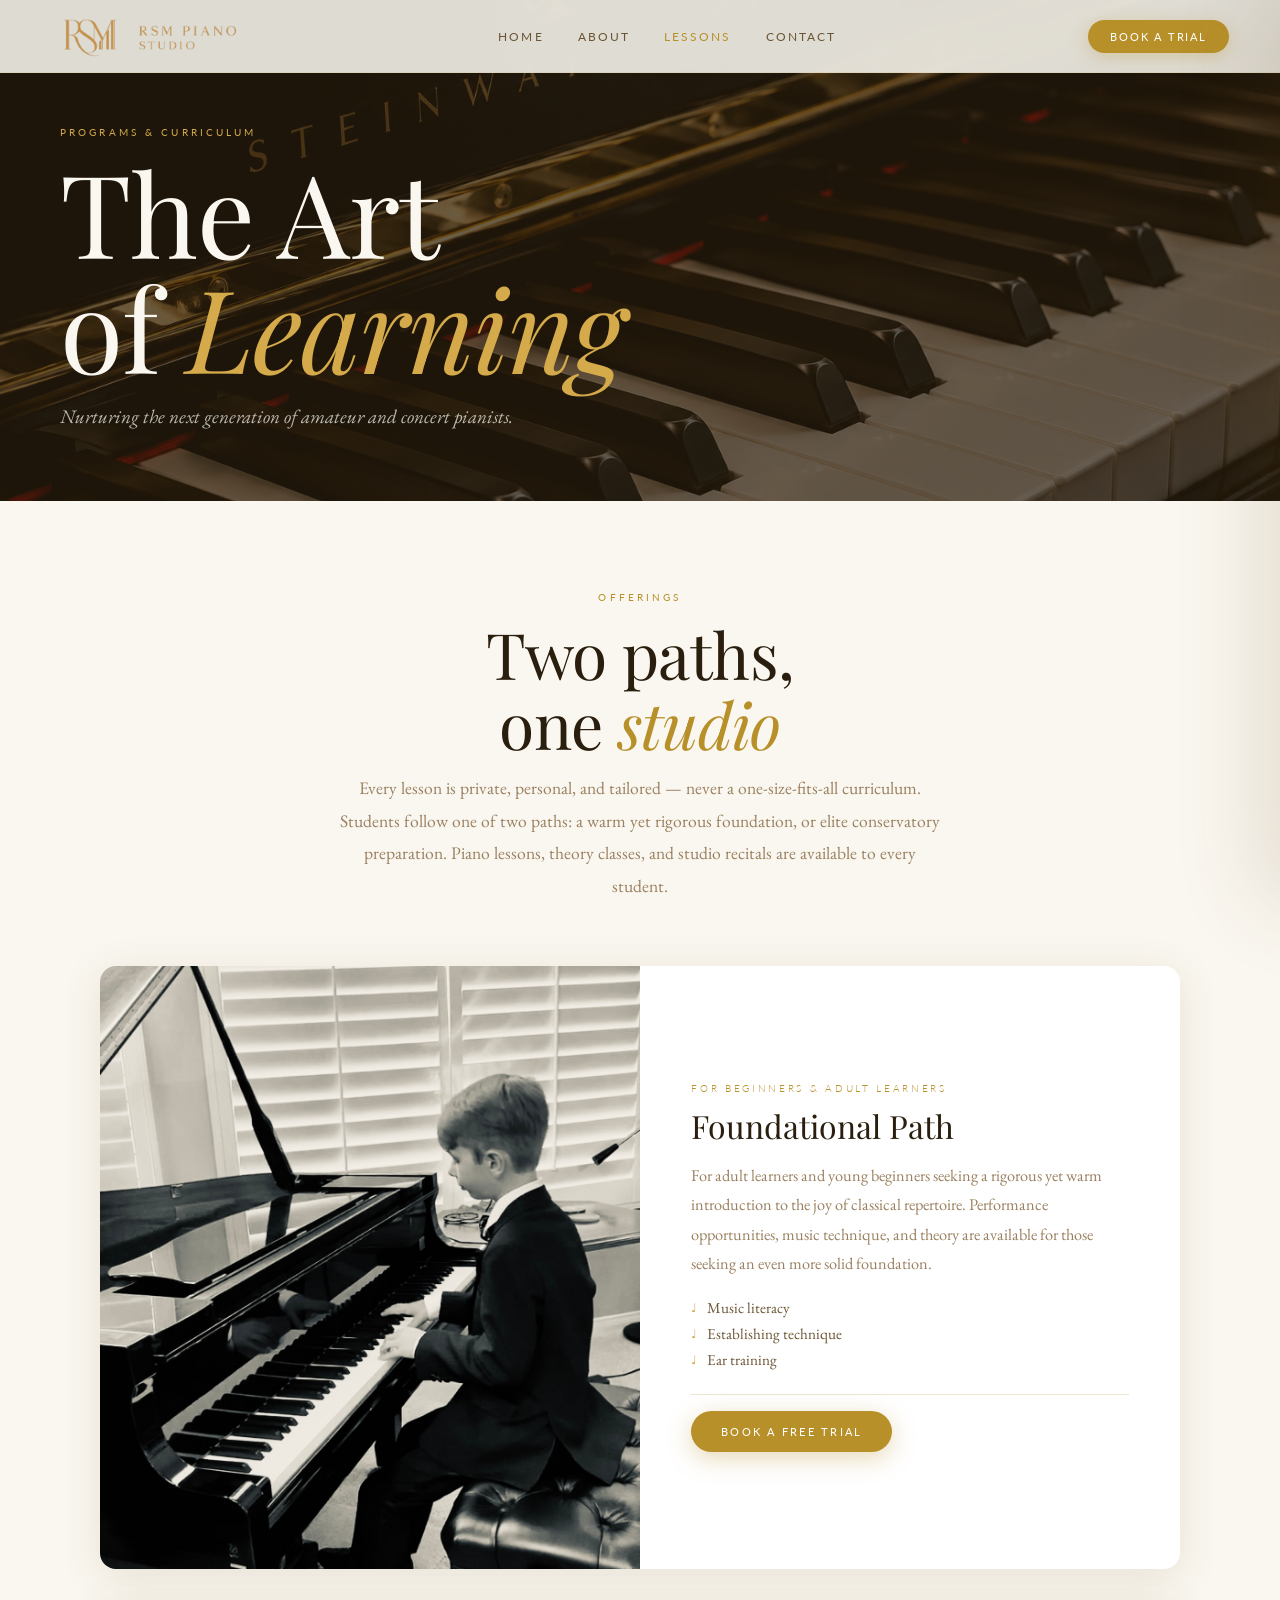
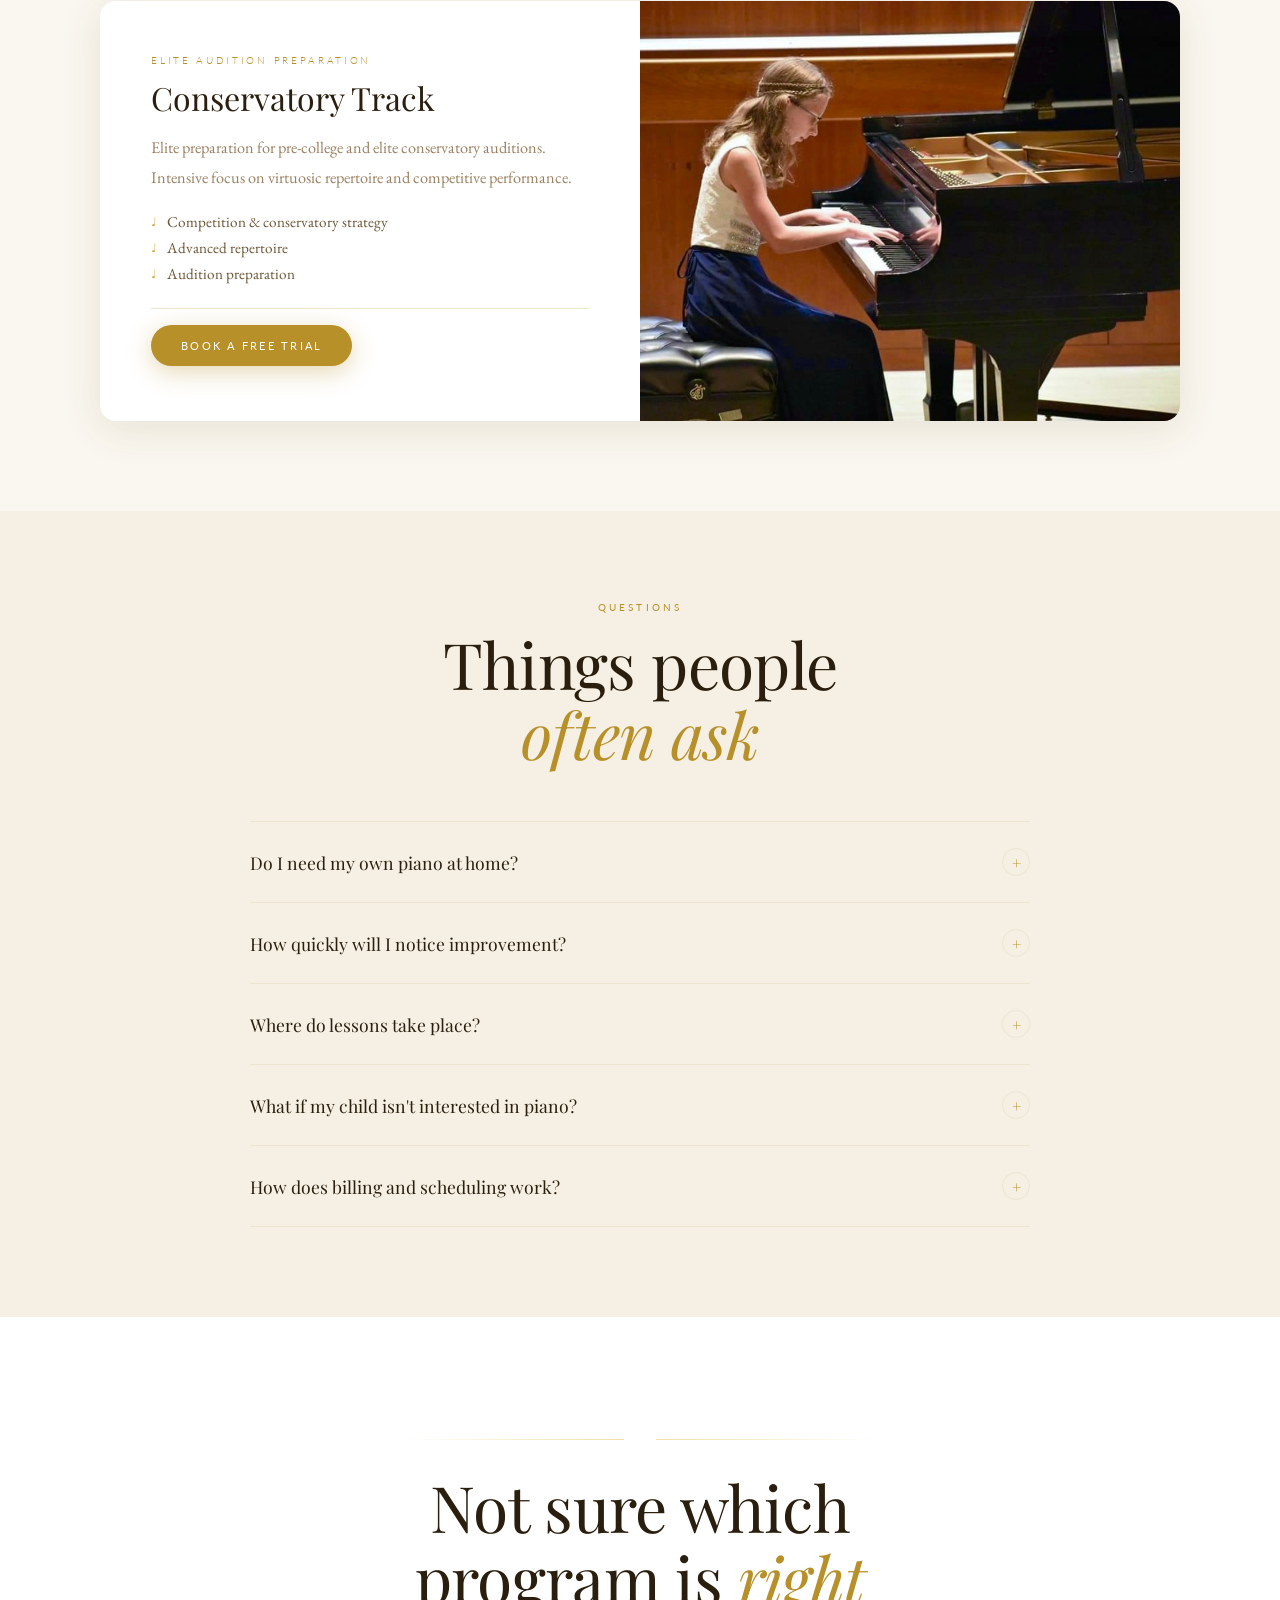
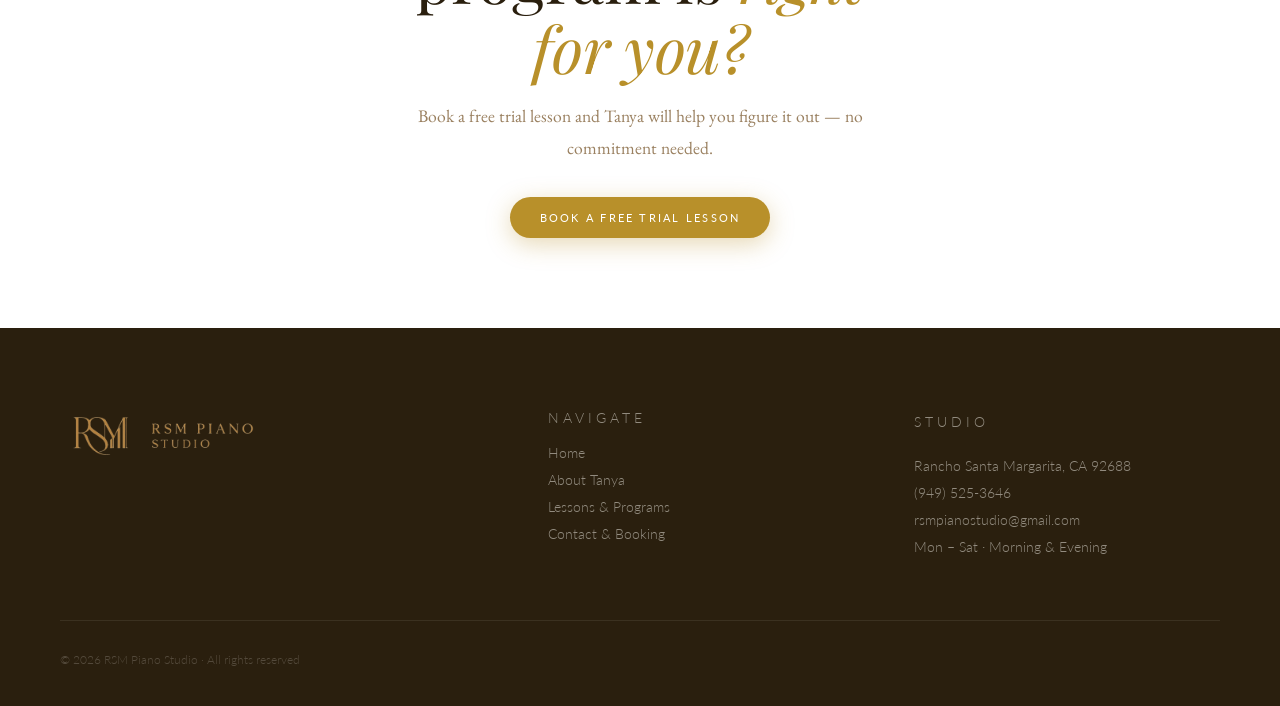
<file: lessons.html>
<!DOCTYPE html>
<html lang="en">
<head>
  <meta charset="UTF-8">
  <meta name="viewport" content="width=device-width, initial-scale=1.0">
  <title>Piano Lessons &amp; Programs | RSM Piano Studio</title>
  <meta name="description" content="Two paths at RSM Piano Studio: a warm Foundational Path for beginners/adults, and an elite Conservatory Track for auditions. Lessons, theory, recitals in south OC.">
  <meta name="robots" content="index, follow">
  <link rel="canonical" href="https://rsmpianostudio.com/lessons.html">

  <!-- Open Graph -->
  <meta property="og:type" content="website">
  <meta property="og:site_name" content="RSM Piano Studio">
  <meta property="og:title" content="Piano Lessons & Programs | RSM Piano Studio">
  <meta property="og:description" content="Two paths at RSM Piano Studio: a warm Foundational Path for beginners/adults, and an elite Conservatory Track for auditions. Lessons, theory, recitals in south OC.">
  <meta property="og:url" content="https://rsmpianostudio.com/lessons.html">
  <meta property="og:image" content="https://rsmpianostudio.com/assets/og-image.png">
  <meta property="og:image:width" content="1200">
  <meta property="og:image:height" content="630">
  <meta property="og:locale" content="en_US">

  <!-- Twitter -->
  <meta name="twitter:card" content="summary_large_image">
  <meta name="twitter:title" content="Piano Lessons & Programs | RSM Piano Studio">
  <meta name="twitter:description" content="A warm Foundational Path for beginners/adults, and an elite Conservatory Track for auditions. Lessons, theory, and recitals in south Orange County.">
  <meta name="twitter:image" content="https://rsmpianostudio.com/assets/og-image.png">

  <!-- Favicons -->
  <link rel="icon" href="favicon.ico" sizes="any">
  <link rel="icon" type="image/png" sizes="16x16" href="assets/favicon/favicon-16x16.png">
  <link rel="icon" type="image/png" sizes="32x32" href="assets/favicon/favicon-32x32.png">
  <link rel="icon" type="image/png" sizes="48x48" href="assets/favicon/favicon-48x48.png">
  <link rel="icon" type="image/png" sizes="96x96" href="assets/favicon/favicon-96x96.png">
  <link rel="icon" type="image/png" sizes="192x192" href="assets/favicon/favicon-192x192.png">
  <link rel="apple-touch-icon" sizes="180x180" href="assets/favicon/apple-touch-icon.png">
  <link rel="manifest" href="site.webmanifest">
  <meta name="theme-color" content="#b8902a">

  <link rel="stylesheet" href="css/style.css">
  <style>
    /* PAGE HERO */
    .lessons-hero {
      padding-top: clamp(100px,14vh,160px);
      background: var(--warm-dark);
      position: relative;
      overflow: hidden;
      min-height: 55vh;
      display: flex;
      align-items: flex-end;
    }

    .lessons-hero-bg {
      position: absolute;
      inset: 0;
    }
    .lessons-hero-bg img {
      width: 100%;
      height: 100%;
      object-fit: cover;
      object-position: center 40%;
      display: block;
      opacity: 0.3;
    }

    .lessons-hero-content {
      position: relative;
      z-index: 1;
      padding: 0 clamp(24px,5vw,60px) clamp(60px,8vh,100px);
      max-width: 800px;
    }

    .lessons-hero-content .display { color: var(--cream); }
    .lessons-hero-content .display em { color: var(--gold-light); }
    .lessons-hero-content .subhead { color: var(--gold-light); }

    /* PROGRAM CARDS — big, image-led */
    .program-card {
      display: grid;
      grid-template-columns: 1fr 1fr;
      min-height: 420px;
      overflow: hidden;
      border-radius: var(--radius-md);
      box-shadow: var(--shadow-md);
      background: var(--white);
      transition: transform 0.4s cubic-bezier(0.16,1,0.3,1), box-shadow 0.4s ease;
    }

    .program-card:hover {
      transform: translateY(-5px);
      box-shadow: var(--shadow-lg);
    }

    .program-card.reverse { direction: rtl; }
    .program-card.reverse > * { direction: ltr; }

    .pc-img {
      position: relative;
      overflow: hidden;
    }
    .pc-img img {
      width: 100%;
      height: 100%;
      object-fit: cover;
      display: block;
      transition: transform 0.7s cubic-bezier(0.16,1,0.3,1);
    }
    .program-card:hover .pc-img img { transform: scale(1.06); }

    /* Age badge */
    .pc-badge {
      position: absolute;
      top: 20px;
      left: 20px;
      background: rgba(42,31,14,0.75);
      backdrop-filter: blur(8px);
      color: var(--cream);
      font-size: 0.6rem;
      letter-spacing: 0.22em;
      text-transform: uppercase;
      padding: 6px 14px;
      border-radius: 20px;
    }

    .pc-body {
      padding: clamp(32px,4vw,56px);
      display: flex;
      flex-direction: column;
      justify-content: center;
    }

    .pc-level { font-size: 0.6rem; letter-spacing: 0.28em; text-transform: uppercase; color: var(--gold); margin-bottom: 10px; }
    .pc-title { font-family: 'Playfair Display', serif; font-size: clamp(1.4rem,2.5vw,2rem); font-weight: 400; color: var(--warm-dark); margin-bottom: 14px; }
    .pc-desc { font-family: 'EB Garamond', serif; font-size: 1.02rem; line-height: 1.8; color: var(--warm-soft); margin-bottom: 20px; }
    .pc-includes { list-style: none; margin-bottom: 24px; display: flex; flex-direction: column; gap: 6px; }
    .pc-includes li { font-family: 'EB Garamond', serif; font-size: 0.95rem; color: var(--warm-mid); display: flex; align-items: center; gap: 10px; }
    .pc-includes li::before { content: '♩'; color: var(--gold-light); font-size: 0.75rem; flex-shrink: 0; }
    .pc-price-row { display: flex; align-items: baseline; gap: 12px; padding-top: 16px; border-top: 1px solid var(--cream3); }
    .pc-price { font-family: 'Playfair Display', serif; font-size: 2rem; font-weight: 400; color: var(--warm-dark); }
    .pc-price-note { font-size: 0.65rem; letter-spacing: 0.15em; text-transform: uppercase; color: var(--warm-mute); }

    /* INTENSIVE CARD */
    .intensive-card {
      background: var(--warm-dark);
      color: var(--cream);
      border-radius: var(--radius-md);
      overflow: hidden;
      position: relative;
      min-height: 320px;
      display: grid;
      grid-template-columns: 1fr 1fr;
    }
    .ic-img { position: relative; overflow: hidden; }
    .ic-img img { width: 100%; height: 100%; object-fit: cover; display: block; opacity: 0.55; transition: transform 0.7s ease; }
    .intensive-card:hover .ic-img img { transform: scale(1.05); }
    .ic-body {
      padding: clamp(36px,4vw,56px);
      display: flex;
      flex-direction: column;
      justify-content: center;
    }
    .ic-badge {
      display: inline-block;
      font-size: 0.58rem;
      letter-spacing: 0.3em;
      text-transform: uppercase;
      color: var(--gold-light);
      border: 1px solid rgba(212,170,74,0.4);
      padding: 4px 14px;
      border-radius: 20px;
      margin-bottom: 16px;
    }
    .ic-title { font-family: 'Playfair Display', serif; font-size: clamp(1.5rem,2.5vw,2.2rem); font-weight: 400; color: var(--cream); margin-bottom: 14px; }
    .ic-desc { font-family: 'EB Garamond', serif; font-size: 1.02rem; line-height: 1.8; color: rgba(250,247,240,0.62); margin-bottom: 24px; }
    .ic-price { font-family: 'Playfair Display', serif; font-size: 2.2rem; font-weight: 400; color: var(--gold-light); margin-bottom: 20px; }
    .ic-price span { font-family: 'Lato', sans-serif; font-size: 0.65rem; letter-spacing: 0.15em; text-transform: uppercase; color: rgba(250,247,240,0.4); vertical-align: middle; margin-left: 6px; }

    /* FAQ */
    .faq-section { background: var(--cream2); }
    .faq-list { max-width: 780px; margin: 52px auto 0; }
    .faq-item {
      border-bottom: 1px solid var(--cream3);
      padding: 26px 0;
      cursor: pointer;
    }
    .faq-item:first-child { border-top: 1px solid var(--cream3); }
    .faq-q {
      font-family: 'Playfair Display', serif;
      font-size: 1.1rem;
      font-weight: 400;
      color: var(--warm-dark);
      display: flex;
      align-items: center;
      justify-content: space-between;
      gap: 20px;
    }
    .faq-toggle {
      flex-shrink: 0;
      width: 28px;
      height: 28px;
      border-radius: 50%;
      border: 1.5px solid var(--cream3);
      display: flex;
      align-items: center;
      justify-content: center;
      color: var(--gold);
      font-size: 1rem;
      transition: all 0.3s ease;
    }
    .faq-item.open .faq-toggle { background: var(--gold); color: var(--white); border-color: var(--gold); transform: rotate(45deg); }
    .faq-a {
      font-family: 'EB Garamond', serif;
      font-size: 1rem;
      line-height: 1.82;
      color: var(--warm-soft);
      max-height: 0;
      overflow: hidden;
      transition: max-height 0.4s cubic-bezier(0.16,1,0.3,1), padding 0.3s ease;
    }
    .faq-item.open .faq-a { max-height: 300px; padding-top: 14px; }

    @media (max-width: 860px) {
      .program-card { grid-template-columns: 1fr; min-height: auto; }
      .program-card.reverse { direction: ltr; }
      .pc-img { height: 56vw; min-height: 250px; }
      .intensive-card { grid-template-columns: 1fr; }
      .ic-img { height: 40vw; min-height: 200px; }
    }
  </style>

  <script type="application/ld+json">
  {
    "@context": "https://schema.org",
    "@graph": [
      {
        "@type": "MusicSchool",
        "@id": "https://rsmpianostudio.com/#organization",
        "name": "RSM Piano Studio",
        "url": "https://rsmpianostudio.com/",
        "logo": "https://rsmpianostudio.com/assets/logo.png",
        "image": "https://rsmpianostudio.com/assets/og-image.png",
        "telephone": "+1-949-525-3646",
        "email": "rsmpianostudio@gmail.com",
        "address": {
          "@type": "PostalAddress",
          "addressLocality": "Rancho Santa Margarita",
          "addressRegion": "CA",
          "postalCode": "92688",
          "addressCountry": "US"
        },
        "areaServed": [
          { "@type": "City", "name": "Rancho Santa Margarita" },
          { "@type": "City", "name": "Mission Viejo" },
          { "@type": "City", "name": "Coto de Caza" },
          { "@type": "City", "name": "Trabuco Canyon" },
          { "@type": "City", "name": "Ladera Ranch" },
          { "@type": "City", "name": "Lake Forest" },
          { "@type": "City", "name": "Laguna Hills" }
        ],
        "founder": { "@type": "Person", "name": "Tanya Schweiger" }
      },
      {
        "@type": "Service",
        "@id": "https://rsmpianostudio.com/lessons.html#foundational-path",
        "serviceType": "Foundational Path Piano Lessons",
        "provider": { "@id": "https://rsmpianostudio.com/#organization" },
        "areaServed": "Rancho Santa Margarita, CA",
        "audience": { "@type": "Audience", "audienceType": "Beginners and adult learners" },
        "description": "A rigorous yet warm introduction to classical repertoire for adult learners and young beginners — music literacy, technique, and ear training."
      },
      {
        "@type": "Service",
        "@id": "https://rsmpianostudio.com/lessons.html#conservatory-track",
        "serviceType": "Conservatory Track Piano Lessons",
        "provider": { "@id": "https://rsmpianostudio.com/#organization" },
        "areaServed": "Rancho Santa Margarita, CA",
        "audience": { "@type": "Audience", "audienceType": "Pre-college and conservatory-bound students" },
        "description": "Elite preparation for pre-college and conservatory auditions — virtuosic repertoire, competition strategy, and audition coaching."
      },
      {
        "@type": "FAQPage",
        "mainEntity": [
          {
            "@type": "Question",
            "name": "Do I need my own piano at home?",
            "acceptedAnswer": {
              "@type": "Answer",
              "text": "Yes — daily practice is essential to progress. A quality digital piano with weighted 88 keys is perfectly fine to start. Tanya is happy to recommend specific models for any budget during your free trial lesson."
            }
          },
          {
            "@type": "Question",
            "name": "How quickly will I notice improvement?",
            "acceptedAnswer": {
              "@type": "Answer",
              "text": "Most students notice meaningful progress within 6–8 weeks. Young beginners often play their first recognisable piece within the first month. Even 15–20 minutes of daily practice makes an enormous difference."
            }
          },
          {
            "@type": "Question",
            "name": "Where do lessons take place?",
            "acceptedAnswer": {
              "@type": "Answer",
              "text": "Lessons are held in Tanya's home studio in Rancho Santa Margarita — equipped with Steinway and Yamaha grand pianos and a full recording studio."
            }
          },
          {
            "@type": "Question",
            "name": "What if my child isn't interested in piano?",
            "acceptedAnswer": {
              "@type": "Answer",
              "text": "Many of Tanya's most passionate students started out reluctant! The teaching approach for young children is entirely play-based, encouraging, and never pressured. The goal is to spark genuine love for music first — technique follows naturally."
            }
          },
          {
            "@type": "Question",
            "name": "How does billing and scheduling work?",
            "acceptedAnswer": {
              "@type": "Answer",
              "text": "Lessons are scheduled on a recurring weekly basis. Tuition, scheduling, and studio policies are shared during your first conversation, so everything is clear before you begin."
            }
          }
        ]
      },
      {
        "@type": "BreadcrumbList",
        "itemListElement": [
          { "@type": "ListItem", "position": 1, "name": "Home", "item": "https://rsmpianostudio.com/" },
          { "@type": "ListItem", "position": 2, "name": "Lessons & Programs", "item": "https://rsmpianostudio.com/lessons.html" }
        ]
      }
    ]
  }
  </script>
</head>
<body>

<canvas id="trail-canvas"></canvas>
<div class="menu-backdrop" id="menu-backdrop"></div>

<nav id="navbar">
  <a class="nav-logo" href="index.html"><img decoding="async" src="assets/logo.png" alt="RSM Piano Studio"></a>
  <div class="nav-links">
    <a class="nav-link" href="index.html">Home</a>
    <a class="nav-link" href="about.html">About</a>
    <a class="nav-link active" href="lessons.html">Lessons</a>
    <a class="nav-link" href="contact.html">Contact</a>
  </div>
  <a class="nav-book" href="contact.html">Book a Trial</a>
  <button class="hamburger" id="hamburger" aria-label="Open menu"><span></span><span></span><span></span></button>
</nav>

<div class="mobile-menu" id="mobile-menu">
  <a href="index.html">Home</a>
  <a href="about.html">About</a>
  <a href="lessons.html">Lessons</a>
  <a href="contact.html">Contact</a>
  <a class="mobile-book" href="contact.html">Book a Trial Lesson</a>
  <button class="mobile-close" id="mobile-close" aria-label="Close menu"></button>
</div>

<!-- ══ HERO ═════════════════════════════════════ -->
<div class="lessons-hero">
  <div class="lessons-hero-bg">
    <img loading="eager" fetchpriority="high" decoding="async" src="assets/piano_closeup.png" alt="Grand piano">
  </div>
  <div class="lessons-hero-content">
    <span class="subhead reveal">Programs &amp; Curriculum</span>
    <h1 class="display reveal d1">The Art<br>of <em>Learning</em></h1>
    <p class="hero-sub reveal d2" style="font-family:'EB Garamond',serif;font-style:italic;font-size:clamp(1rem,1.8vw,1.2rem);color:rgba(250,247,240,0.72);margin-top:1.2rem;max-width:520px">
      Nurturing the next generation of amateur and concert pianists.
    </p>
  </div>
</div>

<!-- ══ PROGRAMS ══════════════════════════════════ -->
<section>
  <div class="container">
    <div style="text-align:center;max-width:600px;margin:0 auto 64px">
      <span class="subhead reveal">Offerings</span>
      <h2 class="headline reveal d1">Two paths,<br>one <em>studio</em></h2>
      <p class="body-copy reveal d2" style="margin-top:0.8rem">Every lesson is private, personal, and tailored — never a one-size-fits-all curriculum. Students follow one of two paths: a warm yet rigorous foundation, or elite conservatory preparation. Piano lessons, theory classes, and studio recitals are available to every student.</p>
    </div>

    <div style="display:flex;flex-direction:column;gap:32px">

      <!-- Foundational Path -->
      <div class="program-card reveal">
        <div class="pc-img">
          <img loading="lazy" decoding="async" src="assets/IMG_2834.jpeg" alt="Foundational Path student practicing piano">
        </div>
        <div class="pc-body">
          <p class="pc-level">For Beginners &amp; Adult Learners</p>
          <h2 class="pc-title">Foundational Path</h2>
          <p class="pc-desc">For adult learners and young beginners seeking a rigorous yet warm introduction to the joy of classical repertoire. Performance opportunities, music technique, and theory are available for those seeking an even more solid foundation.</p>
          <ul class="pc-includes">
            <li>Music literacy</li>
            <li>Establishing technique</li>
            <li>Ear training</li>
          </ul>
          <div class="pc-price-row">
            <a class="btn btn-gold" href="contact.html">Book a Free Trial</a>
          </div>
        </div>
      </div>

      <!-- Conservatory Track -->
      <div class="program-card reverse reveal">
        <div class="pc-img">
          <img loading="lazy" decoding="async" src="assets/IMG_0011.JPG" alt="Conservatory Track student performing on piano">
        </div>
        <div class="pc-body">
          <p class="pc-level">Elite Audition Preparation</p>
          <h2 class="pc-title">Conservatory Track</h2>
          <p class="pc-desc">Elite preparation for pre-college and elite conservatory auditions. Intensive focus on virtuosic repertoire and competitive performance.</p>
          <ul class="pc-includes">
            <li>Competition &amp; conservatory strategy</li>
            <li>Advanced repertoire</li>
            <li>Audition preparation</li>
          </ul>
          <div class="pc-price-row">
            <a class="btn btn-gold" href="contact.html">Book a Free Trial</a>
          </div>
        </div>
      </div>

    </div>

  </div>
</section>

<!-- ══ FAQ ═══════════════════════════════════════ -->
<section class="faq-section">
  <div class="container">
    <div style="text-align:center;max-width:560px;margin:0 auto">
      <span class="subhead reveal">Questions</span>
      <h2 class="headline reveal d1">Things people<br><em>often ask</em></h2>
    </div>
    <div class="faq-list">
      <div class="faq-item reveal">
        <div class="faq-q">Do I need my own piano at home? <div class="faq-toggle">+</div></div>
        <p class="faq-a">Yes — daily practice is essential to progress. A quality digital piano with weighted 88 keys is perfectly fine to start. Tanya is happy to recommend specific models for any budget during your free trial lesson.</p>
      </div>
      <div class="faq-item reveal d1">
        <div class="faq-q">How quickly will I notice improvement? <div class="faq-toggle">+</div></div>
        <p class="faq-a">Most students notice meaningful progress within 6–8 weeks. Young beginners often play their first recognisable piece within the first month. Even 15–20 minutes of daily practice makes an enormous difference.</p>
      </div>
      <div class="faq-item reveal d2">
        <div class="faq-q">Where do lessons take place? <div class="faq-toggle">+</div></div>
        <p class="faq-a">Lessons are held in Tanya's home studio in Rancho Santa Margarita — equipped with Steinway and Yamaha grand pianos and a full recording studio.</p>
      </div>
      <div class="faq-item reveal d3">
        <div class="faq-q">What if my child isn't interested in piano? <div class="faq-toggle">+</div></div>
        <p class="faq-a">Many of Tanya's most passionate students started out reluctant! The teaching approach for young children is entirely play-based, encouraging, and never pressured. The goal is to spark genuine love for music first — technique follows naturally.</p>
      </div>
      <div class="faq-item reveal d4">
        <div class="faq-q">How does billing and scheduling work? <div class="faq-toggle">+</div></div>
        <p class="faq-a">Lessons are scheduled on a recurring weekly basis. Tuition, scheduling, and studio policies are shared during your first conversation, so everything is clear before you begin.</p>
      </div>
    </div>
  </div>
</section>

<!-- ══ CTA ═══════════════════════════════════════ -->
<section style="text-align:center;background:var(--white)">
  <div class="container" style="max-width:600px">
    <div class="ornament reveal"><div class="ornament-inner">♩</div></div>
    <h2 class="headline reveal d1">Not sure which<br>program is <em>right for you?</em></h2>
    <p class="body-copy reveal d2" style="margin:1rem auto 2rem">Book a free trial lesson and Tanya will help you figure it out — no commitment needed.</p>
    <div class="reveal d3">
      <a class="btn btn-gold" href="contact.html">Book a Free Trial Lesson</a>
    </div>
  </div>
</section>

<footer>
  <div class="footer-grid">
    <div class="footer-logo">
      <a href="index.html"><img decoding="async" src="assets/logo.png" alt="RSM Piano Studio"></a>
    </div>
    <div>
      <p class="footer-heading">Navigate</p>
      <nav class="footer-links">
        <a href="index.html">Home</a><a href="about.html">About Tanya</a>
        <a href="lessons.html">Lessons &amp; Programs</a><a href="contact.html">Contact &amp; Booking</a>
      </nav>
    </div>
    <div class="footer-contact">
      <p class="footer-heading">Studio</p>
      <p>Rancho Santa Margarita, CA 92688<br><a href="tel:+19495253646">(949) 525-3646</a><br><a href="mailto:rsmpianostudio@gmail.com">rsmpianostudio@gmail.com</a><br>Mon – Sat · Morning &amp; Evening</p>
    </div>
  </div>
  <div class="footer-bottom">
    <p class="footer-copy">© 2026 RSM Piano Studio · All rights reserved</p>
  </div>
</footer>

<script src="js/main.js"></script>
<script>
  // Animate form step dots on input focus
  const fields = document.querySelectorAll('.form-input, .form-select, .form-textarea');
  const dots   = document.querySelectorAll('.fs-dot');
  fields.forEach((f, i) => {
    f.addEventListener('focus', () => {
      const step = Math.min(Math.floor(i / Math.max(1, fields.length / dots.length)), dots.length - 1);
      dots.forEach((d, di) => d.classList.toggle('active', di <= step));
    });
  });
</script>
</body>
</html>
</file>
<file: css/style.css>
/* =============================================
   RSM Piano Studio — Global Stylesheet
   Warm, light, personal, musical
   ============================================= */

@import url('https://fonts.googleapis.com/css2?family=Playfair+Display:ital,wght@0,400;0,500;0,600;1,400;1,500;1,600&family=EB+Garamond:ital,wght@0,400;0,500;1,400;1,500&family=Lato:wght@300;400&display=swap');

*, *::before, *::after { box-sizing: border-box; margin: 0; padding: 0; }

:root {
  --cream:      #faf7f0;
  --cream2:     #f5f0e3;
  --cream3:     #ede5d0;
  --gold:       #b8902a;
  --gold-light: #d4aa4a;
  --gold-pale:  #f0e0a8;
  --gold-glow:  rgba(184,144,42,0.18);
  --warm-dark:  #2a1f0e;
  --warm-mid:   #6b5535;
  --warm-soft:  #9a8060;
  --warm-mute:  #c4b49a;
  --white:      #ffffff;
  --shadow-sm:  0 2px 16px rgba(100,70,20,0.08);
  --shadow-md:  0 8px 40px rgba(100,70,20,0.12);
  --shadow-lg:  0 24px 80px rgba(100,70,20,0.16);
  --radius-sm:  8px;
  --radius-md:  16px;
  --radius-lg:  24px;
  --radius-xl:  40px;
}

html { font-size: 16px; overflow-x: hidden; scroll-behavior: smooth; }

body {
  background: var(--cream);
  color: var(--warm-dark);
  font-family: 'Lato', sans-serif;
  font-weight: 300;
  overflow-x: hidden;
  min-height: 100vh;
}

/* ── CURSOR TRAIL CANVAS ─────────────────────── */
#trail-canvas {
  position: fixed;
  inset: 0;
  pointer-events: none;
  z-index: 9999;
}

/* ── SCROLLBAR ────────────────────────────────── */
::-webkit-scrollbar { width: 4px; }
::-webkit-scrollbar-track { background: var(--cream); }
::-webkit-scrollbar-thumb { background: var(--gold-light); border-radius: 2px; }

/* ── NAVIGATION ───────────────────────────────── */
nav#navbar {
  position: fixed;
  top: 0; left: 0; right: 0;
  z-index: 500;
  display: flex;
  align-items: center;
  justify-content: space-between;
  padding: 12px clamp(20px, 4vw, 60px);
  background: rgba(250,247,240,0.88);
  backdrop-filter: blur(20px);
  -webkit-backdrop-filter: blur(20px);
  border-bottom: 1px solid rgba(184,144,42,0.12);
  transition: background 0.4s ease, box-shadow 0.4s ease;
}

nav#navbar.shadow {
  background: rgba(250,247,240,0.97);
  box-shadow: 0 4px 30px rgba(100,70,20,0.08);
}

/* Logo */
.nav-logo img {
  height: 48px;
  width: auto;
  display: block;
  transition: transform 0.3s ease, filter 0.3s ease;
}
.nav-logo img:hover {
  transform: scale(1.03);
}
.nav-logo { text-decoration: none; }

/* Desktop links */
.nav-links {
  display: flex;
  align-items: center;
  gap: 6px;
}

.nav-link {
  font-family: 'Lato', sans-serif;
  font-size: 0.72rem;
  font-weight: 400;
  letter-spacing: 0.18em;
  text-transform: uppercase;
  color: var(--warm-mid);
  text-decoration: none;
  padding: 8px 14px;
  border-radius: 30px;
  transition: all 0.3s ease;
  position: relative;
}
.nav-link:hover { color: var(--gold); background: var(--gold-glow); }
.nav-link.active { color: var(--gold); }

/* Book button */
.nav-book {
  font-family: 'Lato', sans-serif;
  font-size: 0.7rem;
  font-weight: 400;
  letter-spacing: 0.16em;
  text-transform: uppercase;
  color: var(--white);
  background: var(--gold);
  text-decoration: none;
  padding: 10px 22px;
  border-radius: 30px;
  transition: all 0.35s ease;
  box-shadow: 0 4px 18px rgba(184,144,42,0.3);
  white-space: nowrap;
}
.nav-book:hover {
  background: var(--gold-light);
  transform: translateY(-1px);
  box-shadow: 0 8px 28px rgba(184,144,42,0.4);
}

/* Hamburger */
.hamburger {
  display: none;
  flex-direction: column;
  gap: 5px;
  background: none;
  border: none;
  cursor: pointer;
  padding: 6px;
  z-index: 601;
}
.hamburger span {
  display: block;
  width: 22px;
  height: 1.5px;
  background: var(--warm-mid);
  border-radius: 2px;
  transition: all 0.4s cubic-bezier(0.16,1,0.3,1);
  transform-origin: center;
}
.hamburger.open span:nth-child(1) { transform: translateY(6.5px) rotate(45deg); }
.hamburger.open span:nth-child(2) { opacity: 0; transform: scaleX(0); }
.hamburger.open span:nth-child(3) { transform: translateY(-6.5px) rotate(-45deg); }

/* Mobile menu panel */
.mobile-menu {
  position: fixed;
  top: 0; right: 0;
  width: min(320px, 100vw);
  height: 100vh;
  background: var(--white);
  z-index: 602;
  display: flex;
  flex-direction: column;
  justify-content: center;
  padding: 80px 48px 60px;
  box-shadow: -20px 0 80px rgba(100,70,20,0.15);
  transform: translateX(100%);
  transition: transform 0.55s cubic-bezier(0.16,1,0.3,1);
  pointer-events: none;
}
.mobile-menu.open {
  transform: translateX(0);
  pointer-events: all;
}
.mobile-menu-close {
  position: absolute;
  top: 22px;
  right: 22px;
  z-index: 1;
  width: 40px;
  height: 40px;
  background: none;
  border: 1.5px solid var(--cream3);
  border-radius: 50%;
  cursor: pointer;
  display: flex;
  align-items: center;
  justify-content: center;
  color: var(--warm-mid);
  font-size: 1rem;
  line-height: 1;
  opacity: 0;
  transform: rotate(-90deg) scale(0.8);
  transition: opacity 0.4s ease 0.15s, transform 0.4s cubic-bezier(0.16,1,0.3,1) 0.15s, background 0.25s ease, border-color 0.25s ease, color 0.25s ease;
}
.mobile-menu.open .mobile-menu-close {
  opacity: 1;
  transform: rotate(0deg) scale(1);
}
.mobile-menu-close:hover {
  background: var(--gold-glow);
  border-color: var(--gold-pale);
  color: var(--gold);
}

.mobile-menu a {
  display: block;
  font-family: 'Playfair Display', serif;
  font-size: clamp(1.8rem, 6vw, 2.4rem);
  font-weight: 400;
  font-style: italic;
  color: var(--warm-dark);
  text-decoration: none;
  padding: 10px 0;
  border-bottom: 1px solid rgba(184,144,42,0.1);
  opacity: 0;
  transform: translateX(20px);
  transition: color 0.3s ease, opacity 0.4s ease, transform 0.4s ease;
}
.mobile-menu.open a {
  opacity: 1;
  transform: translateX(0);
}
.mobile-menu.open a:nth-child(1) { transition-delay: 0.08s; }
.mobile-menu.open a:nth-child(2) { transition-delay: 0.14s; }
.mobile-menu.open a:nth-child(3) { transition-delay: 0.20s; }
.mobile-menu.open a:nth-child(4) { transition-delay: 0.26s; }
.mobile-menu a:hover { color: var(--gold); }
.mobile-menu a.mobile-book {
  margin-top: 32px;
  display: inline-block;
  text-align: center;
  font-family: 'Lato', sans-serif;
  font-size: 0.72rem;
  letter-spacing: 0.18em;
  text-transform: uppercase;
  color: var(--white) !important;
  background: var(--gold);
  padding: 14px 28px;
  border-radius: 30px;
  font-style: normal !important;
  opacity: 0 !important;
  transition: opacity 0.4s ease 0.32s, transform 0.4s ease 0.32s, background 0.3s ease !important;
  transform: translateX(20px) !important;
  border-bottom: none !important;
}
.mobile-menu.open .mobile-book {
  opacity: 1 !important;
  transform: translateX(0) !important;
}
.mobile-book:hover { background: var(--gold-light) !important; color: var(--white) !important; }

/* Mobile menu close X */
.mobile-close {
  position: absolute;
  top: 24px;
  right: 24px;
  width: 40px;
  height: 40px;
  border-radius: 50%;
  background: var(--cream2);
  border: none;
  cursor: pointer;
  display: flex;
  align-items: center;
  justify-content: center;
  transition: background 0.3s ease, transform 0.3s ease;
  z-index: 1;
}
.mobile-close:hover {
  background: var(--gold-pale);
  transform: rotate(90deg);
}
.mobile-close::before,
.mobile-close::after {
  content: '';
  position: absolute;
  width: 14px;
  height: 1.5px;
  background: var(--warm-mid);
  border-radius: 1px;
}
.mobile-close::before { transform: rotate(45deg); }
.mobile-close::after  { transform: rotate(-45deg); }

/* Mobile menu close X button */
.mobile-close {
  position: absolute;
  top: 24px;
  right: 24px;
  width: 40px;
  height: 40px;
  border-radius: 50%;
  border: 1.5px solid var(--cream3);
  background: transparent;
  cursor: pointer;
  display: flex;
  align-items: center;
  justify-content: center;
  transition: all 0.3s ease;
}
.mobile-close:hover {
  background: var(--gold-glow);
  border-color: var(--gold-pale);
}
.mobile-close::before,
.mobile-close::after {
  content: '';
  position: absolute;
  width: 14px;
  height: 1.5px;
  background: var(--warm-mid);
  border-radius: 1px;
  transition: background 0.3s ease;
}
.mobile-close::before { transform: rotate(45deg); }
.mobile-close::after  { transform: rotate(-45deg); }
.mobile-close:hover::before,
.mobile-close:hover::after { background: var(--gold); }

/* Mobile overlay backdrop */
.menu-backdrop {
  position: fixed;
  inset: 0;
  background: rgba(42,31,14,0.35);
  z-index: 598;
  opacity: 0;
  pointer-events: none;
  transition: opacity 0.4s ease;
}
.menu-backdrop.open { opacity: 1; pointer-events: all; }

/* ── TYPOGRAPHY ───────────────────────────────── */
.display {
  font-family: 'Playfair Display', serif;
  font-size: clamp(3.2rem, 9vw, 8rem);
  font-weight: 400;
  line-height: 1.0;
  letter-spacing: -0.01em;
}
.display em { font-style: italic; color: var(--gold); }

.headline {
  font-family: 'Playfair Display', serif;
  font-size: clamp(2rem, 5vw, 4rem);
  font-weight: 400;
  line-height: 1.1;
  letter-spacing: -0.01em;
}
.headline em { font-style: italic; color: var(--gold); }

.subhead {
  display: block;
  font-family: 'Lato', sans-serif;
  font-size: 0.65rem;
  font-weight: 400;
  letter-spacing: 0.3em;
  text-transform: uppercase;
  color: var(--gold);
  margin-bottom: 1rem;
}

.body-copy {
  font-family: 'EB Garamond', serif;
  font-size: clamp(1rem, 1.6vw, 1.1rem);
  line-height: 1.85;
  color: var(--warm-soft);
}

.gold-rule {
  width: 48px;
  height: 2px;
  background: linear-gradient(to right, var(--gold), var(--gold-pale));
  border-radius: 1px;
  margin: 1.5rem 0;
}

/* ── LAYOUT ───────────────────────────────────── */
.container { max-width: 1200px; margin: 0 auto; padding: 0 clamp(20px,5vw,60px); }
section { padding: clamp(70px,10vh,130px) 0; }
section.flush { padding: 0; }

/* ── BUTTONS ──────────────────────────────────── */
.btn {
  display: inline-flex;
  align-items: center;
  gap: 10px;
  font-family: 'Lato', sans-serif;
  font-size: 0.7rem;
  font-weight: 400;
  letter-spacing: 0.2em;
  text-transform: uppercase;
  text-decoration: none;
  padding: 14px 30px;
  border-radius: 30px;
  border: none;
  cursor: pointer;
  transition: all 0.35s cubic-bezier(0.16,1,0.3,1);
}
.btn-gold {
  color: var(--white);
  background: var(--gold);
  box-shadow: 0 6px 24px rgba(184,144,42,0.35);
}
.btn-gold:hover {
  background: var(--gold-light);
  transform: translateY(-2px);
  box-shadow: 0 12px 36px rgba(184,144,42,0.45);
}
.btn-outline {
  color: var(--gold);
  background: transparent;
  border: 1.5px solid var(--gold);
}
.btn-outline:hover {
  background: var(--gold-glow);
  transform: translateY(-1px);
}

/* ── 3D CARD TILT ─────────────────────────────── */
.card-3d {
  transform-style: preserve-3d;
  will-change: transform;
  transition: box-shadow 0.3s ease;
}
.card-3d:hover { box-shadow: var(--shadow-lg); }

/* ── IMAGE WRAPPER ────────────────────────────── */
.img-wrap {
  overflow: hidden;
  border-radius: var(--radius-md);
}
.img-wrap img {
  width: 100%;
  height: 100%;
  object-fit: cover;
  display: block;
  transition: transform 0.7s cubic-bezier(0.16,1,0.3,1);
}
.img-wrap:hover img { transform: scale(1.04); }

/* ── REVEAL ANIMATIONS ────────────────────────── */
.reveal {
  opacity: 0;
  transform: translateY(32px);
  transition: opacity 0.85s cubic-bezier(0.16,1,0.3,1), transform 0.85s cubic-bezier(0.16,1,0.3,1);
}
.reveal.in { opacity: 1; transform: translateY(0); }
.reveal-left {
  opacity: 0; transform: translateX(-32px);
  transition: opacity 0.85s cubic-bezier(0.16,1,0.3,1), transform 0.85s cubic-bezier(0.16,1,0.3,1);
}
.reveal-left.in { opacity: 1; transform: translateX(0); }
.reveal-right {
  opacity: 0; transform: translateX(32px);
  transition: opacity 0.85s cubic-bezier(0.16,1,0.3,1), transform 0.85s cubic-bezier(0.16,1,0.3,1);
}
.reveal-right.in { opacity: 1; transform: translateX(0); }
.d1 { transition-delay: 0.1s; }
.d2 { transition-delay: 0.2s; }
.d3 { transition-delay: 0.3s; }
.d4 { transition-delay: 0.4s; }
.d5 { transition-delay: 0.5s; }
.d6 { transition-delay: 0.6s; }

/* ── FLOATING GOLD NOTES ──────────────────────── */
.note-float {
  position: absolute;
  font-family: 'Playfair Display', serif;
  color: var(--gold);
  pointer-events: none;
  user-select: none;
  animation: noteFloat 6s ease-in-out infinite;
  opacity: 0.18;
}
@keyframes noteFloat {
  0%, 100% { transform: translateY(0) rotate(-8deg); }
  50%       { transform: translateY(-18px) rotate(8deg); }
}

/* ── DIVIDER ORNAMENT ─────────────────────────── */
.ornament {
  display: flex;
  align-items: center;
  gap: 16px;
  margin: 1.5rem 0;
}
.ornament::before, .ornament::after {
  content: '';
  flex: 1;
  height: 1px;
  background: linear-gradient(to right, transparent, var(--cream3));
}
.ornament::before { background: linear-gradient(to right, transparent, var(--gold-pale)); }
.ornament::after  { background: linear-gradient(to left,  transparent, var(--gold-pale)); }
.ornament-inner {
  font-size: 0.9rem;
  color: var(--gold-light);
}

/* ── REVIEW CARD ──────────────────────────────── */
.review-card {
  background: var(--white);
  border-radius: var(--radius-md);
  padding: 36px 32px;
  box-shadow: var(--shadow-sm);
  position: relative;
  transition: transform 0.4s cubic-bezier(0.16,1,0.3,1), box-shadow 0.4s ease;
}
.review-card:hover {
  transform: translateY(-6px);
  box-shadow: var(--shadow-md);
}
.review-stars {
  display: flex;
  gap: 3px;
  margin-bottom: 16px;
}
.review-star {
  color: var(--gold-light);
  font-size: 0.85rem;
}
.review-quote {
  font-family: 'EB Garamond', serif;
  font-size: 1.08rem;
  font-style: italic;
  line-height: 1.75;
  color: var(--warm-mid);
  margin-bottom: 20px;
}
.review-author { font-size: 0.78rem; color: var(--warm-mute); font-weight: 400; }
.review-name { color: var(--warm-dark); font-weight: 400; }
.review-open-quote {
  position: absolute;
  top: 20px; right: 24px;
  font-family: 'Playfair Display', serif;
  font-size: 5rem;
  line-height: 1;
  color: var(--gold-pale);
  font-style: italic;
}

/* ── STAT BAND ────────────────────────────────── */
.stat-band {
  background: var(--warm-dark);
  color: var(--cream);
  padding: clamp(50px,7vh,80px) clamp(20px,5vw,60px);
}
.stat-grid {
  max-width: 1000px;
  margin: 0 auto;
  display: grid;
  grid-template-columns: repeat(auto-fit, minmax(160px,1fr));
  gap: 40px;
  text-align: center;
}
.stat-num {
  font-family: 'Playfair Display', serif;
  font-size: clamp(2.8rem, 6vw, 4.5rem);
  font-weight: 400;
  color: var(--gold-light);
  letter-spacing: -0.02em;
  line-height: 1;
  margin-bottom: 6px;
}
.stat-label {
  font-size: 0.65rem;
  letter-spacing: 0.25em;
  text-transform: uppercase;
  color: rgba(250,247,240,0.45);
}

/* ── FORM ─────────────────────────────────────── */
.form-field { margin-bottom: 28px; }
.form-label {
  display: block;
  font-size: 0.65rem;
  letter-spacing: 0.2em;
  text-transform: uppercase;
  color: var(--warm-soft);
  margin-bottom: 8px;
}
.form-input, .form-select, .form-textarea {
  width: 100%;
  background: var(--white);
  border: 1.5px solid var(--cream3);
  border-radius: var(--radius-sm);
  padding: 12px 16px;
  font-family: 'EB Garamond', serif;
  font-size: 1rem;
  color: var(--warm-dark);
  outline: none;
  transition: border-color 0.3s ease, box-shadow 0.3s ease;
}
.form-input:focus, .form-select:focus, .form-textarea:focus {
  border-color: var(--gold);
  box-shadow: 0 0 0 3px rgba(184,144,42,0.1);
}
.form-input::placeholder, .form-textarea::placeholder { color: var(--warm-mute); }
.form-textarea { resize: vertical; min-height: 110px; line-height: 1.6; }
.form-select { appearance: none; cursor: pointer; background-image: url("data:image/svg+xml,%3Csvg xmlns='http://www.w3.org/2000/svg' width='12' height='8' viewBox='0 0 12 8'%3E%3Cpath d='M1 1l5 5 5-5' stroke='%239a8060' stroke-width='1.5' fill='none' stroke-linecap='round'/%3E%3C/svg%3E"); background-repeat: no-repeat; background-position: right 14px center; padding-right: 36px; }

/* ── FOOTER ───────────────────────────────────── */
footer {
  background: var(--warm-dark);
  color: var(--cream);
  padding: clamp(60px,9vh,100px) clamp(20px,5vw,60px) 40px;
}
.footer-grid {
  max-width: 1200px;
  margin: 0 auto;
  display: grid;
  grid-template-columns: 1.4fr 1fr 1fr;
  gap: 60px;
  padding-bottom: 60px;
  border-bottom: 1px solid rgba(250,247,240,0.08);
  margin-bottom: 32px;
}
.footer-logo img { height: 50px; width: auto; filter: brightness(0.9); margin-bottom: 16px; display: block; }
.footer-tagline { font-family: 'EB Garamond', serif; font-size: 0.95rem; font-style: italic; color: rgba(250,247,240,0.45); line-height: 1.7; }
.footer-heading { font-size: 0.88rem; letter-spacing: 0.28em; text-transform: uppercase; color: rgba(250,247,240,0.5); margin-bottom: 18px; }
.footer-links { display: flex; flex-direction: column; gap: 10px; }
.footer-links a { font-size: 0.88rem; color: rgba(250,247,240,0.5); text-decoration: none; transition: color 0.3s; }
.footer-links a:hover { color: var(--gold-light); }
.footer-contact p { font-size: 0.88rem; color: rgba(250,247,240,0.5); line-height: 1.9; }
.footer-contact a { color: rgba(250,247,240,0.5); text-decoration: none; }
.footer-bottom { max-width: 1200px; margin: 0 auto; display: flex; align-items: center; justify-content: space-between; flex-wrap: wrap; gap: 12px; }
.footer-copy { font-size: 0.72rem; color: rgba(250,247,240,0.2); }

/* ── RESPONSIVE ───────────────────────────────── */
@media (max-width: 768px) {
  .nav-links, .nav-book { display: none; }
  .hamburger { display: flex; }
  .footer-grid { grid-template-columns: 1fr; gap: 32px; }
}
@media (min-width: 769px) {
  .hamburger { display: none !important; }
}

/* ── MOBILE POLISH ────────────────────────────── */
@media (max-width: 768px) {
  html { -webkit-text-size-adjust: 100%; }

  /* Calmer vertical rhythm on phones */
  section { padding: clamp(54px, 11vw, 90px) 0; }

  /* Stat band → balanced 2×2 grid instead of a tall single column */
  .stat-grid { grid-template-columns: repeat(2, 1fr); gap: 32px 18px; }

  /* Footer meta line centers cleanly when stacked */
  .footer-bottom { flex-direction: column; text-align: center; gap: 8px; }
}

@media (max-width: 480px) {
  /* Hero title sized for small screens */
  .display { font-size: clamp(2.6rem, 12vw, 3.4rem); }

  /* Stack hero CTAs full-width for easy thumb tapping */
  .hero-btns { flex-direction: column; align-items: stretch; }
  .hero-btns .btn { width: 100%; justify-content: center; }

  /* Keep large stat numbers from crowding their labels */
  .stat-num  { font-size: clamp(2.3rem, 13vw, 3rem); }
  .stat-grid { gap: 26px 14px; }

  /* Comfortable edge gutters */
  .container { padding: 0 20px; }
}
</file>
